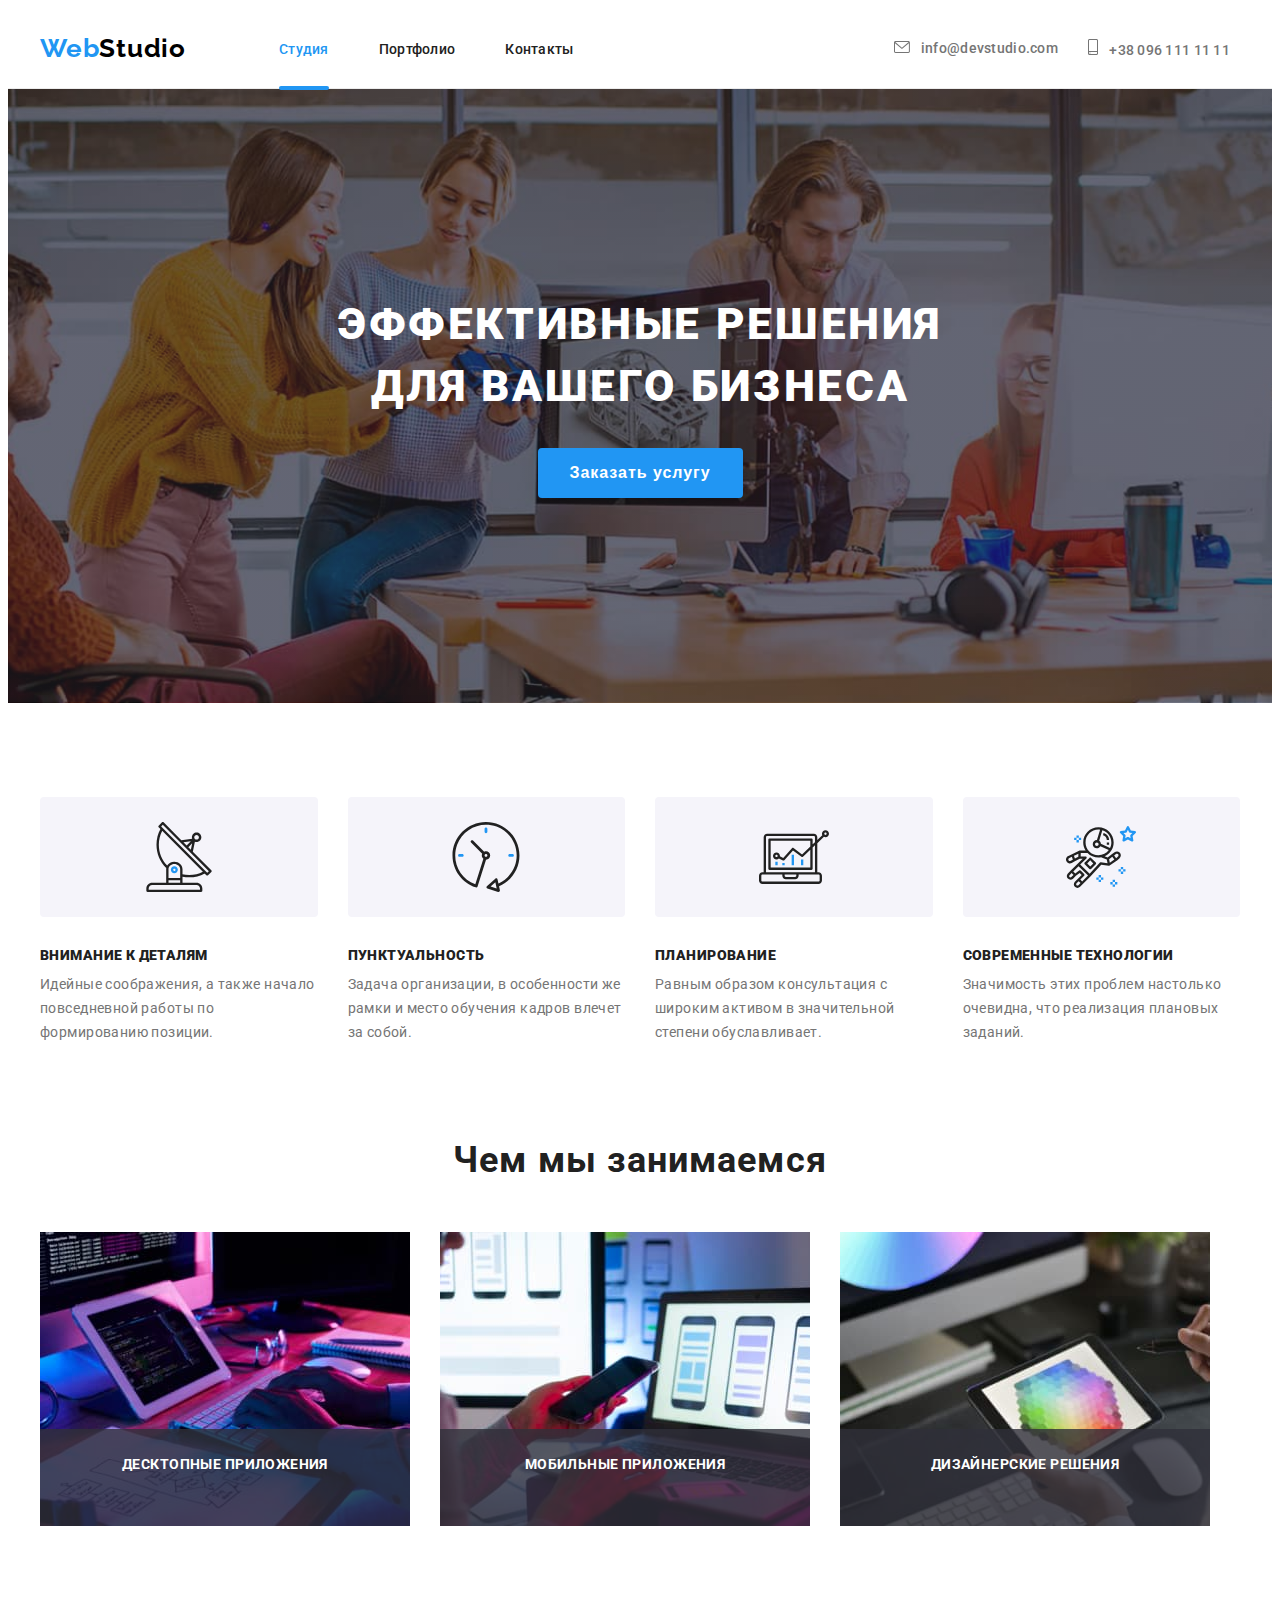
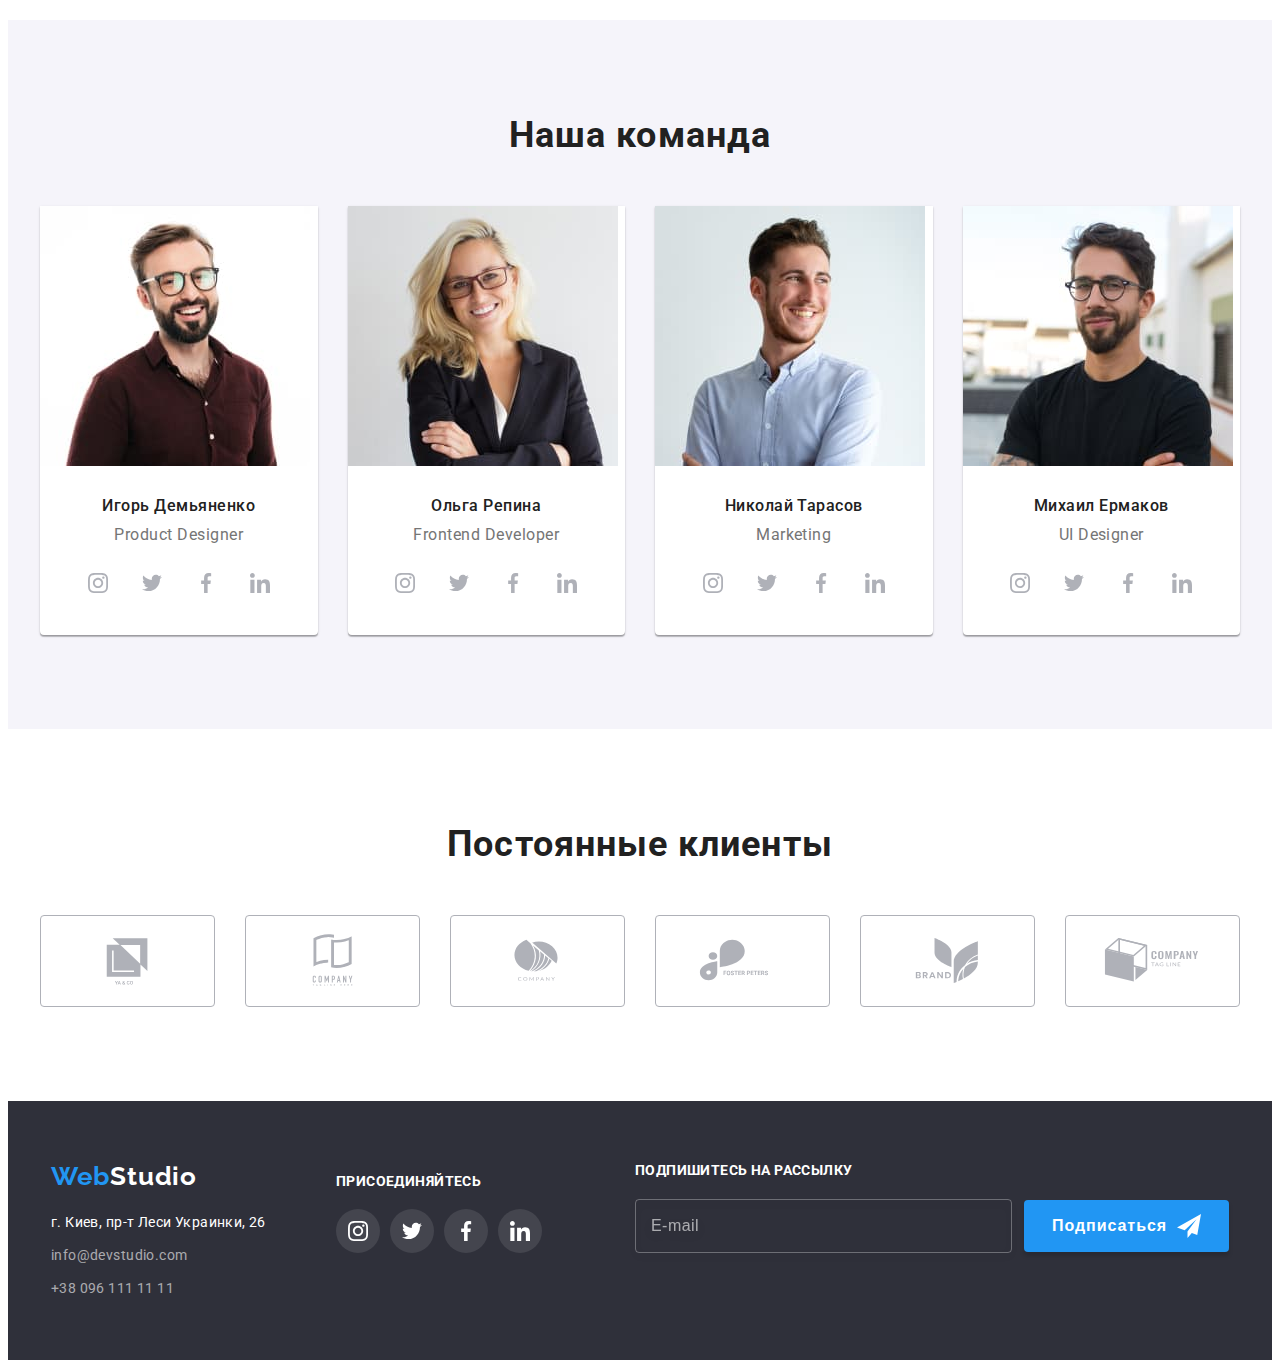
<file: index.html>
<!DOCTYPE html>
<html lang="ru">
  <head>
    <meta charset="UTF-8" />
    <meta http-equiv="X-UA-Compatible" content="IE=edge" />
    <meta name="viewport" content="width=device-width, initial-scale=1.0" />
    <link rel="preconnect" href="https://fonts.googleapis.com" />
    <link rel="preconnect" href="https://fonts.gstatic.com" crossorigin />
    <link
      href="https://fonts.googleapis.com/css2?family=Montserrat:wght@400;700&family=Raleway:wght@700&family=Roboto:wght@400;500;700;900&display=swap"
      rel="stylesheet"
    />
    <link
      rel="stylesheet"
      href="https://cdnjs.cloudflare.com/ajax/libs/modern-normalize/1.1.0/modern-normalize.min.css"
      integrity="sha512-wpPYUAdjBVSE4KJnH1VR1HeZfpl1ub8YT/NKx4PuQ5NmX2tKuGu6U/JRp5y+Y8XG2tV+wKQpNHVUX03MfMFn9Q=="
      crossorigin="anonymous"
      referrerpolicy="no-referrer"
    />

    <link rel="stylesheet" href="./css/main.min.css" />

    <title>web studio</title>
  </head>
  <body>
    <header class="header">
      <div class="container">
        <a href="" lang="en" class="logo logo--margin link"
          ><span class="logo--blue">Web</span><span class="logo--black">Studio</span></a
        >
        <nav class="navigation">
          <ul class="navigation__list list">
            <li class="navigation__item">
              <a href="./index.html" class="navigation__link link selected-page">Студия</a>
            </li>
            <li class="navigation__item">
              <a href="./portfolio.html" class="navigation__link link">Портфолио</a>
            </li>
            <li class="navigation__item">
              <a href="" class="navigation__link link">Контакты</a>
            </li>
          </ul>
        </nav>
        <ul class="contact list">
          <li class="contact__item">
            <a href="mailto:info@devstudio.com" class="contact__link link">
              <svg class="contact__icon mail--size" width="14" height="10">
                <use href="./images/icons.svg#icon-envelope "></use>
              </svg>
              info@devstudio.com</a
            >
          </li>
          <li class="contact__item">
            <a href="tel:+380961111111" class="contact__link link">
              <svg class="contact__icon mobile--size" width="10" height="14">
                <use href="./images/icons.svg#icon-smartphone"></use>
              </svg>
              +38 096 111 11 11</a
            >
          </li>
        </ul>
        <button type="button" class="header__btn" data-menu-open>
          <svg class="menu__icon" width="40" height="40">
            <use href="./images/icons.svg#icon-menu"></use>
          </svg>
        </button>
        <div class="menu is-hidden" data-menu>
          <div class="container">
            <button type="button" class="menu-close" data-menu-close>
              <svg class="menu-close__icon" width="40" height="40">
                <use href="./images/icons.svg#icon-mob-menu-close"></use>
              </svg>
            </button>
            <div class="menu__top">
              <nav class="menu-nav">
                <ul class="menu-nav__list list">
                  <li class="menu-nav__item">
                    <a href="./index.html" class="menu-nav__link menu__selected-page link"
                      >Студия</a
                    >
                  </li>
                  <li class="menu-nav__item">
                    <a href="./portfolio.html" class="menu-nav__link link">Портфолио</a>
                  </li>
                  <li class="menu-nav__item">
                    <a href="" class="menu-nav__link link">Контакты</a>
                  </li>
                </ul>
              </nav>
            </div>
            <div class="menu__bottom">
              <ul class="menu-contact__list list">
                <li class="menu-contact__item">
                  <a href="mailto:info@devstudio.com" class="menu-contact__link link">
                    info@devstudio.com</a
                  >
                </li>
                <li class="menu-contact__item">
                  <a href="tel:+380961111111" class="menu-contact__link link"> +38 096 111 11 11</a>
                </li>
              </ul>
              <ul class="menu-soc__list list">
                <li class="menu-soc__item">
                  <a
                    href="https://www.instagram.com/"
                    class="menu-soc__link link"
                    rel="noopener nofollow noreferrer"
                    target="_blank"
                    >Instagram</a
                  >
                </li>
                <li class="menu-soc__item">
                  <a
                    href="https://twitter.com/"
                    class="menu-soc__link link"
                    rel="noopener nofollow noreferrer"
                    target="_blank"
                    >Twitter</a
                  >
                </li>
                <li class="menu-soc__item">
                  <a
                    href="https://www.facebook.com/"
                    class="menu-soc__link link"
                    rel="noopener nofollow noreferrer"
                    target="_blank"
                    >Facebook</a
                  >
                </li>
                <li class="menu-soc__item">
                  <a
                    href="https://www.linkedin.com/"
                    class="menu-soc__link link"
                    rel="noopener nofollow noreferrer"
                    target="_blank"
                    >LinkedIn</a
                  >
                </li>
              </ul>
            </div>
          </div>
        </div>
      </div>
    </header>
    <main class="main">
      <section class="hero section">
        <div class="container">
          <h1 class="hero-title">Эффективные решения для вашего бизнеса</h1>
          <button type="button" class="hero-btn btn" data-modal-open>Заказать услугу</button>
        </div>
      </section>
      <section class="specific section">
        <div class="container">
          <ul class="specifics-list list">
            <li class="specifics-item">
              <div class="specifics-icon">
                <svg width="70" height="70">
                  <use href="./images/icons.svg#icon-antenna "></use>
                </svg>
              </div>
              <h3 class="specifics-item-title"><b>Внимание к деталям</b></h3>
              <p class="specifics-text">
                Идейные соображения, а также начало повседневной работы по формированию позиции.
              </p>
            </li>
            <li class="specifics-item">
              <div class="specifics-icon">
                <svg width="70" height="70">
                  <use href="./images/icons.svg#icon-clock "></use>
                </svg>
              </div>
              <h3 class="specifics-item-title"><b>Пунктуальность</b></h3>
              <p class="specifics-text">
                Задача организации, в особенности же рамки и место обучения кадров влечет за собой.
              </p>
            </li>
            <li class="specifics-item">
              <div class="specifics-icon">
                <svg width="70" height="70">
                  <use href="./images/icons.svg#icon-diagram"></use>
                </svg>
              </div>
              <h3 class="specifics-item-title"><b>Планирование</b></h3>
              <p class="specifics-text">
                Равным образом консультация с широким активом в значительной степени обуславливает.
              </p>
            </li>
            <li class="specifics-item">
              <div class="specifics-icon">
                <svg width="70" height="70">
                  <use href="./images/icons.svg#icon-astronaut "></use>
                </svg>
              </div>
              <h3 class="specifics-item-title"><b>Современные технологии</b></h3>
              <p class="specifics-text">
                Значимость этих проблем настолько очевидна, что реализация плановых заданий.
              </p>
            </li>
          </ul>
        </div>
      </section>
      <section class="what-we-do section">
        <div class="container">
          <h2 class="what-we-do__title">Чем мы занимаемся</h2>
          <ul class="what-we-do__list list">
            <li class="what-we-do__item">
              <img
                srcset="
                  ./images/what-we-do/what-we-do-1.jpg   1x,
                  ./images/what-we-do/what-we-do-1@2.jpg 2x
                "
                src="./images/what-we-do/what-we-do-1.jpg"
                alt="чем мы занимаемся 1"
                width="370"
              />
              <p class="what-we-do__text">Десктопные приложения</p>
            </li>
            <li class="what-we-do__item">
              <img
                srcset="
                  ./images/what-we-do/what-we-do-2.jpg   1x,
                  ./images/what-we-do/what-we-do-2@2.jpg 2x
                "
                src="./images/what-we-do/what-we-do-2.jpg"
                alt="чем мы занимаемся 2"
                width="370"
              />
              <p class="what-we-do__text">Мобильные приложения</p>
            </li>
            <li class="what-we-do__item">
              <img
                srcset="
                  ./images/what-we-do/what-we-do-3.jpg   1x,
                  ./images/what-we-do/what-we-do-3@2.jpg 2x
                "
                src="./images/what-we-do/what-we-do-3.jpg"
                alt="чем мы занимаемся 3"
                width="370"
              />
              <p class="what-we-do__text">Дизайнерские решения</p>
            </li>
          </ul>
        </div>
      </section>
      <section class="our-team section">
        <div class="container">
          <h2 class="our-team__title">Наша команда</h2>
          <ul class="our-team__list list">
            <li class="our-team__item">
              <picture>
                <source
                  srcset="
                    ./images/our-team/desktop/product-designer-desk.jpg   1x,
                    ./images/our-team/desktop/product-designer-desk@2.jpg 2x
                  "
                  media="(min-width:1200px)"
                />
                <source
                  srcset="
                    ./images/our-team/tablet/product-designer-tab.jpg   1x,
                    ./images/our-team/tablet/product-designer-tab@2.jpg 2x
                  "
                  media="(min-width:768px)"
                />
                <source
                  srcset="
                    ./images/our-team/mob/product-designer-mob.jpg   1x,
                    ./images/our-team/mob/product-designer-mob@2.jpg 2x
                  "
                  media="(max-width:767px)"
                />
                <img
                  src="./images/our-team/desktop/product-designer.jpg"
                  alt="Фото Игорь Демяненко"
                />
              </picture>
              <div class="our-team__wrap">
                <h3 class="our-team__member">Игорь Демьяненко</h3>
                <p lang="en" class="our-team__position">Product Designer</p>
                <ul class="soc our-team__soc list">
                  <li class="soc__item">
                    <a
                      href="https://www.instagram.com/"
                      rel="noopener nofollow noreferrer"
                      target="_blank"
                      class="soc__link soc__link--dark"
                    >
                      <svg class="soc__icon" width="20" height="20">
                        <use href="./images/icons.svg#icon-instagram"></use>
                      </svg>
                    </a>
                  </li>
                  <li class="soc__item">
                    <a
                      href="https://twitter.com/?lang=uk"
                      rel="noopener nofollow noreferrer"
                      target="_blank"
                      class="soc__link soc__link--dark"
                    >
                      <svg class="soc__icon" width="20" height="20">
                        <use href="./images/icons.svg#icon-twitter"></use>
                      </svg>
                    </a>
                  </li>
                  <li class="soc__item">
                    <a
                      href="https://www.facebook.com/"
                      rel="noopener nofollow noreferrer"
                      target="_blank"
                      class="soc__link soc__link--dark"
                    >
                      <svg class="soc__icon" width="20" height="20">
                        <use href="./images/icons.svg#icon-facebook"></use>
                      </svg>
                    </a>
                  </li>
                  <li class="soc__item">
                    <a
                      href="https://www.linkedin.com/"
                      rel="noopener nofollow noreferrer"
                      target="_blank"
                      class="soc__link soc__link--dark"
                    >
                      <svg class="soc__icon" width="20" height="20">
                        <use href="./images/icons.svg#icon-linkedin"></use>
                      </svg>
                    </a>
                  </li>
                </ul>
              </div>
            </li>
            <li class="our-team__item">
              <picture>
                <source
                  srcset="
                    ./images/our-team/desktop/frontend-developer-desk.jpg   1x,
                    ./images/our-team/desktop/frontend-developer-desk@2.jpg 2x
                  "
                  media="(min-width:1200px)"
                />
                <source
                  srcset="
                    ./images/our-team/tablet/frontend-developer-tab.jpg   1x,
                    ./images/our-team/tablet/frontend-developer-tab@2.jpg 2x
                  "
                  media="(min-width:768px)"
                />
                <source
                  srcset="
                    ./images/our-team/mob/frontend-developer-mob.jpg   1x,
                    ./images/our-team/mob/frontend-developer-mob@2.jpg 2x
                  "
                  media="(max-width:767px)"
                />
                <img
                  src="./images/our-team/desktop/frontend-developer.jpg"
                  alt="Фото Ольга Репина"
                />
              </picture>
              <div class="our-team__wrap">
                <h3 class="our-team__member">Ольга Репина</h3>
                <p lang="en" class="our-team__position">Frontend Developer</p>
                <ul class="soc our-team__soc list">
                  <li class="soc__item">
                    <a
                      href="https://www.instagram.com/"
                      rel="noopener nofollow noreferrer"
                      target="_blank"
                      class="soc__link soc__link--dark"
                    >
                      <svg class="soc__icon" width="20" height="20">
                        <use href="./images/icons.svg#icon-instagram"></use>
                      </svg>
                    </a>
                  </li>
                  <li class="soc__item">
                    <a
                      href="https://twitter.com/?lang=uk"
                      rel="noopener nofollow noreferrer"
                      target="_blank"
                      class="soc__link soc__link--dark"
                    >
                      <svg class="soc__icon" width="20" height="20">
                        <use href="./images/icons.svg#icon-twitter"></use>
                      </svg>
                    </a>
                  </li>
                  <li class="soc__item">
                    <a
                      href="https://www.facebook.com/"
                      rel="noopener nofollow noreferrer"
                      target="_blank"
                      class="soc__link soc__link--dark"
                    >
                      <svg class="soc__icon" width="20" height="20">
                        <use href="./images/icons.svg#icon-facebook"></use>
                      </svg>
                    </a>
                  </li>
                  <li class="soc__item">
                    <a
                      href="https://www.linkedin.com/"
                      rel="noopener nofollow noreferrer"
                      target="_blank"
                      class="soc__link soc__link--dark"
                    >
                      <svg class="soc__icon" width="20" height="20">
                        <use href="./images/icons.svg#icon-linkedin"></use>
                      </svg>
                    </a>
                  </li>
                </ul>
              </div>
            </li>
            <li class="our-team__item">
              <picture>
                <source
                  srcset="
                    ./images/our-team/desktop/marketing-desk.jpg   1x,
                    ./images/our-team/desktop/marketing-desk@2.jpg 2x
                  "
                  media="(min-width:1200px)"
                />
                <source
                  srcset="
                    ./images/our-team/tablet/marketing-tab.jpg   1x,
                    ./images/our-team/tablet/marketing-tab@2.jpg 2x
                  "
                  media="(min-width:768px)"
                />
                <source
                  srcset="
                    ./images/our-team/mob/marketing-mob.jpg   1x,
                    ./images/our-team/mob/marketing-mob@2.jpg 2x
                  "
                  media="(max-width:767px)"
                />
                <img src="./images/our-team/desktop/marketing.jpg" alt="Фото Ольга Репина" />
              </picture>
              <div class="our-team__wrap">
                <h3 class="our-team__member">Николай Тарасов</h3>
                <p lang="en" class="our-team__position">Marketing</p>
                <ul class="soc our-team__soc list">
                  <li class="soc__item">
                    <a
                      href="https://www.instagram.com/"
                      rel="noopener nofollow noreferrer"
                      target="_blank"
                      class="soc__link soc__link--dark"
                    >
                      <svg class="soc__icon" width="20" height="20">
                        <use href="./images/icons.svg#icon-instagram"></use>
                      </svg>
                    </a>
                  </li>
                  <li class="soc__item">
                    <a
                      href="https://twitter.com/?lang=uk"
                      rel="noopener nofollow noreferrer"
                      target="_blank"
                      class="soc__link soc__link--dark"
                    >
                      <svg class="soc__icon" width="20" height="20">
                        <use href="./images/icons.svg#icon-twitter"></use>
                      </svg>
                    </a>
                  </li>
                  <li class="soc__item">
                    <a
                      href="https://www.facebook.com/"
                      rel="noopener nofollow noreferrer"
                      target="_blank"
                      class="soc__link soc__link--dark"
                    >
                      <svg class="soc__icon" width="20" height="20">
                        <use href="./images/icons.svg#icon-facebook"></use>
                      </svg>
                    </a>
                  </li>
                  <li class="soc__item">
                    <a
                      href="https://www.linkedin.com/"
                      rel="noopener nofollow noreferrer"
                      target="_blank"
                      class="soc__link soc__link--dark"
                    >
                      <svg class="soc__icon" width="20" height="20">
                        <use href="./images/icons.svg#icon-linkedin"></use>
                      </svg>
                    </a>
                  </li>
                </ul>
              </div>
            </li>
            <li class="our-team__item">
              <picture>
                <source
                  srcset="
                    ./images/our-team/desktop/ui-designer-desk.jpg   1x,
                    ./images/our-team/desktop/ui-designer-desk@2.jpg 2x
                  "
                  media="(min-width:1200px)"
                />
                <source
                  srcset="
                    ./images/our-team/tablet/ui-designer-tab.jpg   1x,
                    ./images/our-team/tablet/ui-designer-tab@2.jpg 2x
                  "
                  media="(min-width:768px)"
                />
                <source
                  srcset="
                    ./images/our-team/mob/ui-designer-mob.jpg   1x,
                    ./images/our-team/mob/ui-designer-mob@2.jpg 2x
                  "
                  media="(max-width:767px)"
                />
                <img src="./images/our-team/desktop/ui-designer.jpg" alt="Фото Михаил Ермаков" />
              </picture>
              <div class="our-team__wrap">
                <h3 class="our-team__member">Михаил Ермаков</h3>
                <p lang="en" class="our-team__position">UI Designer</p>
                <ul class="soc our-team__soc list">
                  <li class="soc__item">
                    <a
                      href="https://www.instagram.com/"
                      rel="noopener nofollow noreferrer"
                      target="_blank"
                      class="soc__link soc__link--dark"
                    >
                      <svg class="soc__icon" width="20" height="20">
                        <use href="./images/icons.svg#icon-instagram"></use>
                      </svg>
                    </a>
                  </li>
                  <li class="soc__item">
                    <a
                      href="https://twitter.com/?lang=uk"
                      rel="noopener nofollow noreferrer"
                      target="_blank"
                      class="soc__link soc__link--dark"
                    >
                      <svg class="soc__icon" width="20" height="20">
                        <use href="./images/icons.svg#icon-twitter"></use>
                      </svg>
                    </a>
                  </li>
                  <li class="soc__item">
                    <a
                      href="https://www.facebook.com/"
                      rel="noopener nofollow noreferrer"
                      target="_blank"
                      class="soc__link soc__link--dark"
                    >
                      <svg class="soc__icon" width="20" height="20">
                        <use href="./images/icons.svg#icon-facebook"></use>
                      </svg>
                    </a>
                  </li>
                  <li class="soc__item">
                    <a
                      href="https://www.linkedin.com/"
                      rel="noopener nofollow noreferrer"
                      target="_blank"
                      class="soc__link soc__link--dark"
                    >
                      <svg class="soc__icon" width="20" height="20">
                        <use href="./images/icons.svg#icon-linkedin"></use>
                      </svg>
                    </a>
                  </li>
                </ul>
              </div>
            </li>
          </ul>
        </div>
      </section>
      <section class="regular-customers section">
        <div class="container">
          <h2 class="regular-customers-title">Постоянные клиенты</h2>
          <ul class="regular-customers-list list">
            <li class="regular-customers-item">
              <a
                href=""
                class="regular-customers-link"
                rel="noopener nofollow noreferrer"
                target="_blank"
              >
                <svg class="regular-customers-icon" height="60" width="106">
                  <use href="./images/icons.svg#icon-client-1"></use>
                </svg>
              </a>
            </li>
            <li class="regular-customers-item">
              <a
                href=""
                class="regular-customers-link"
                rel="noopener nofollow noreferrer"
                target="_blank"
              >
                <svg class="regular-customers-icon" height="60" width="106">
                  <use href="./images/icons.svg#icon-client-2"></use>
                </svg>
              </a>
            </li>
            <li class="regular-customers-item">
              <a
                href=""
                class="regular-customers-link"
                rel="noopener nofollow noreferrer"
                target="_blank"
              >
                <svg class="regular-customers-icon" height="60" width="106">
                  <use href="./images/icons.svg#icon-client-3"></use>
                </svg>
              </a>
            </li>
            <li class="regular-customers-item">
              <a
                href=""
                class="regular-customers-link"
                rel="noopener nofollow noreferrer"
                target="_blank"
              >
                <svg class="regular-customers-icon" height="60" width="106">
                  <use href="./images/icons.svg#icon-client-4"></use>
                </svg>
              </a>
            </li>
            <li class="regular-customers-item">
              <a
                href=""
                class="regular-customers-link"
                rel="noopener nofollow noreferrer"
                target="_blank"
              >
                <svg class="regular-customers-icon" height="60" width="106">
                  <use href="./images/icons.svg#icon-client-5"></use>
                </svg>
              </a>
            </li>
            <li class="regular-customers-item">
              <a
                href=""
                class="regular-customers-link"
                rel="noopener nofollow noreferrer"
                target="_blank"
              >
                <svg class="regular-customers-icon" height="60" width="106">
                  <use href="./images/icons.svg#icon-client-6"></use>
                </svg>
              </a>
            </li>
          </ul>
        </div>
      </section>
    </main>
    <footer class="footer">
      <div class="container">
        <div class="footer__text">
          <a href="" lang="en" class="logo link"
            ><span class="logo--blue">Web</span><span class="logo--white">Studio</span></a
          >

          <address class="footer__adress">г. Киев, пр-т Леси Украинки, 26</address>
          <ul class="contact list">
            <li class="contact__item">
              <a href="mailto:info@devstudio.com" class="contact__link link">info@devstudio.com</a>
            </li>
            <li class="contact__item">
              <a href="tel:+380961111111" class="contact__link link">+38 096 111 11 11</a>
            </li>
          </ul>
        </div>
        <div class="soc__wrap">
          <h3 class="soc__title">присоединяйтесь</h3>

          <ul class="soc footer__soc list">
            <li class="soc__item">
              <a
                href="https://www.instagram.com/"
                rel="noopener nofollow noreferrer"
                target="_blank"
                class="soc__link soc__link--light"
              >
                <svg class="soc__icon" width="20" height="20">
                  <use href="./images/icons.svg#icon-instagram"></use>
                </svg>
              </a>
            </li>
            <li class="soc__item">
              <a
                href="https://twitter.com/?lang=uk"
                rel="noopener nofollow noreferrer"
                target="_blank"
                class="soc__link soc__link--light"
              >
                <svg class="soc__icon" width="20" height="20">
                  <use href="./images/icons.svg#icon-twitter"></use>
                </svg>
              </a>
            </li>
            <li class="soc__item">
              <a
                href="https://www.facebook.com/"
                rel="noopener nofollow noreferrer"
                target="_blank"
                class="soc__link soc__link--light"
              >
                <svg class="soc__icon" width="20" height="20">
                  <use href="./images/icons.svg#icon-facebook"></use>
                </svg>
              </a>
            </li>
            <li class="soc__item">
              <a
                href="https://www.linkedin.com/"
                rel="noopener nofollow noreferrer"
                target="_blank"
                class="soc__link soc__link--light"
              >
                <svg class="soc__icon" width="20" height="20">
                  <use href="./images/icons.svg#icon-linkedin"></use>
                </svg>
              </a>
            </li>
          </ul>
        </div>
        <div class="mailing">
          <p class="mailing__title">Подпишитесь на рассылку</p>
          <form class="mailing__form">
            <input
              name="mailing-input"
              type="email"
              placeholder="E-mail"
              required
              pattern="[a-z0-9._%+-]+@[a-z0-9.-]+\.[a-z]{2,4}$"
              title="example@mail.com"
              class="mailing__input"
            />
            <button type="submit" class="mailing__subscribe">
              <span>Подписаться</span>

              <svg width="24" height="24">
                <use href="./images/icons.svg#icon-send"></use>
              </svg>
            </button>
          </form>
        </div>
      </div>
    </footer>
    <div class="backdrop is-hidden" data-modal>
      <div class="modal">
        <button type="button" class="close" data-modal-close>
          <svg class="close__icon" width="18" height="18">
            <use href="./images/icons.svg#icon-close"></use>
          </svg>
        </button>
        <p class="modal__title">Оставьте свои данные, мы вам перезвоним</p>

        <form>
          <div class="modal__field">
            <label for="username" class="modal__label">Имя</label>
            <div class="input__wrap">
              <input type="text" name="user-name" id="username" required class="modal__input" />
              <svg class="modal__icon" width="18" height="18">
                <use href="./images/icons.svg#icon-person"></use>
              </svg>
            </div>
          </div>
          <div class="modal__field">
            <label for="usertel" class="modal__label">Телефон</label>
            <div class="input__wrap">
              <input
                type="tel"
                name="user-tel"
                id="usertel"
                required
                class="modal__input"
                data-phone-pattern
              />
              <svg class="modal__icon" width="18" height="18">
                <use href="./images/icons.svg#icon-phone"></use>
              </svg>
            </div>
          </div>
          <div class="modal__field">
            <label for="usermail" class="modal__label">Почта</label>
            <div class="input__wrap">
              <input
                type="email"
                name="user-mail"
                id="usermail"
                required
                class="modal__input"
                pattern="[a-z0-9._%+-]+@[a-z0-9.-]+\.[a-z]{2,4}$"
                title="example@mail.com"
              />
              <svg class="modal__icon" width="18" height="18">
                <use href="./images/icons.svg#icon-email"></use>
              </svg>
            </div>
          </div>
          <div class="modal__field">
            <label for="usermail" class="modal__label">Комментарий</label>
            <textarea
              name="user-comment"
              id="usercomment"
              placeholder="Введите текст"
              class="modal__comment"
            ></textarea>
          </div>
          <div class="modal__field">
            <input
              type="checkbox"
              id="input-check"
              name="policy"
              value="policy"
              required
              class="checkbox visually-hidden"
            />
            <label for="input-check" class="checkbox__wrap"
              ><span
                ><svg class="checkbox__icon" width="11" height="8">
                  <use href="./images/icons.svg#icon-check"></use>
                </svg>
              </span>
              <p class="checkbok__text">
                Соглашаюсь с рассылкой и принимаю
                <a href="" class="checkbox__link">Условия договора</a>
              </p>
            </label>
          </div>
          <button type="submit" class="modal__sumbit">Отправить</button>
        </form>
      </div>
    </div>
    <script src="./js/modal.js"></script>
    <script src="./js/menu.js"></script>
    <script src="./js/tel-mask.js"></script>
  </body>
</html>
</file>
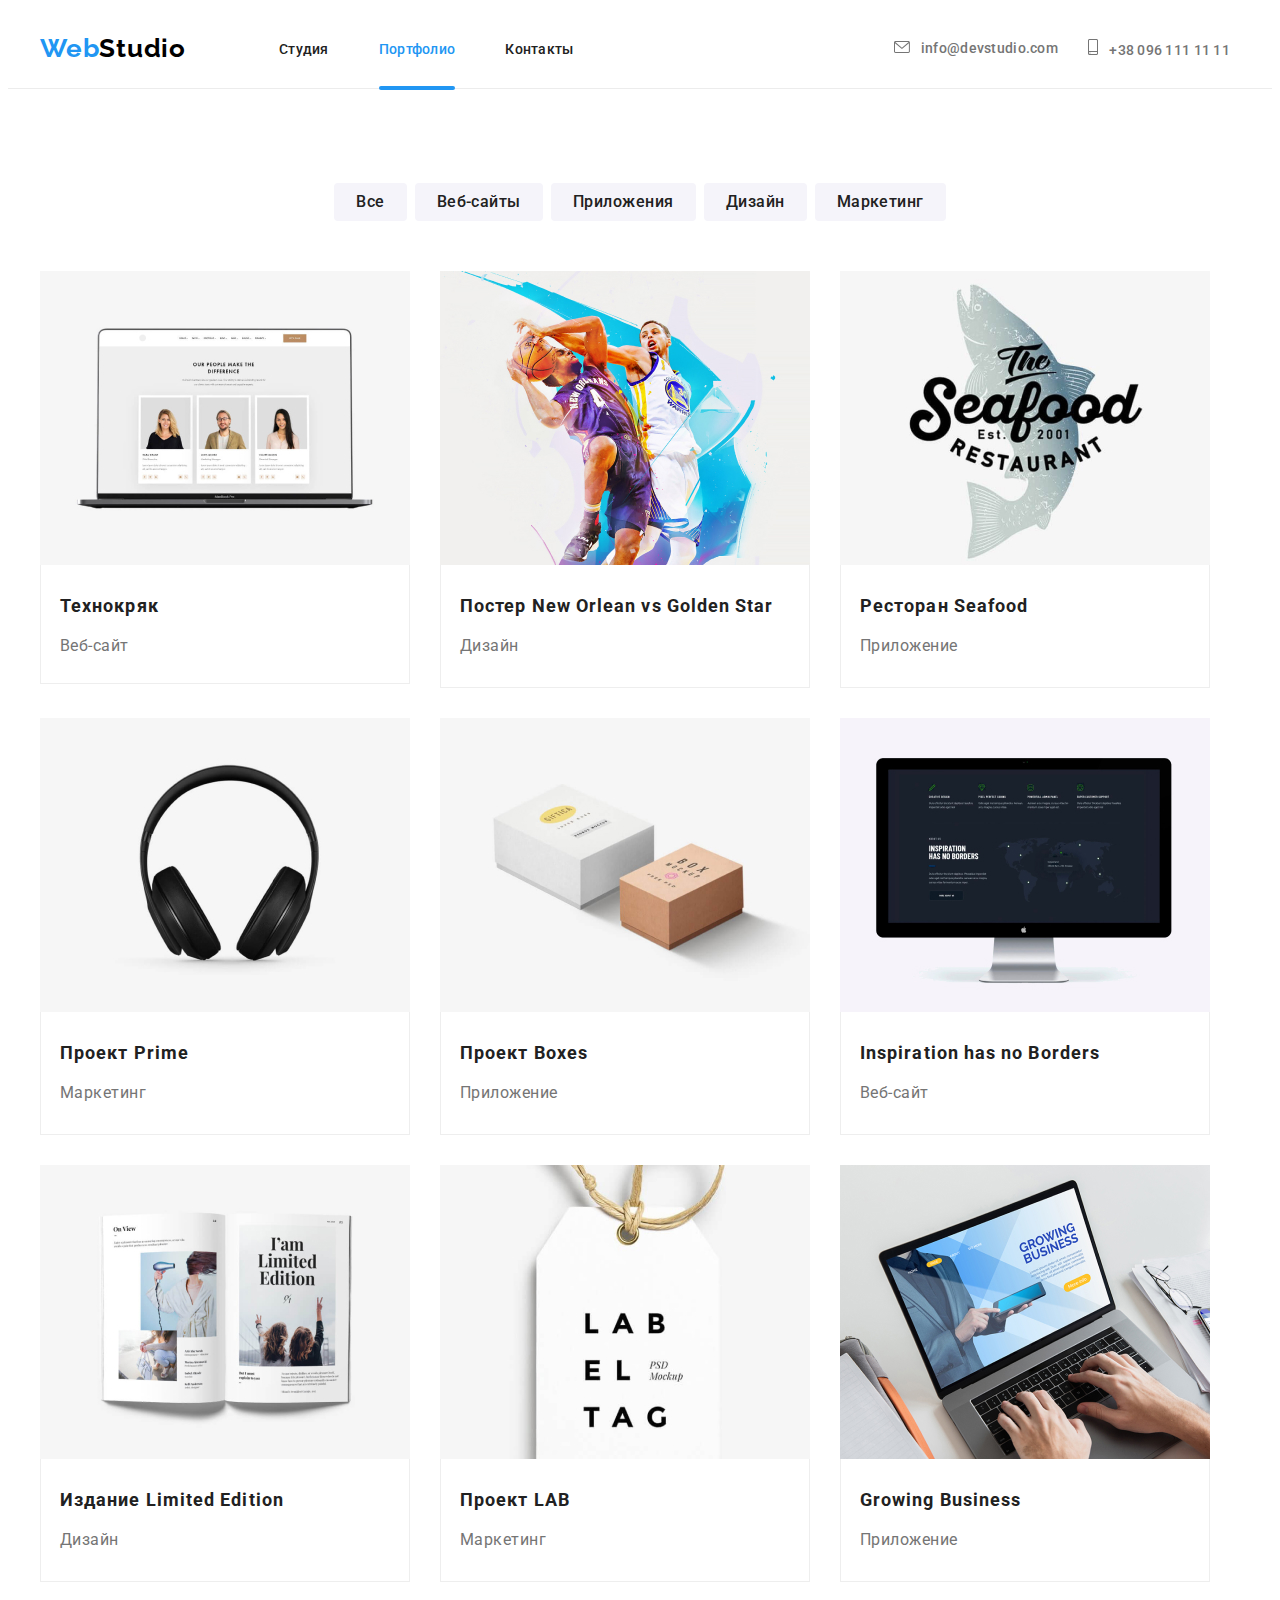
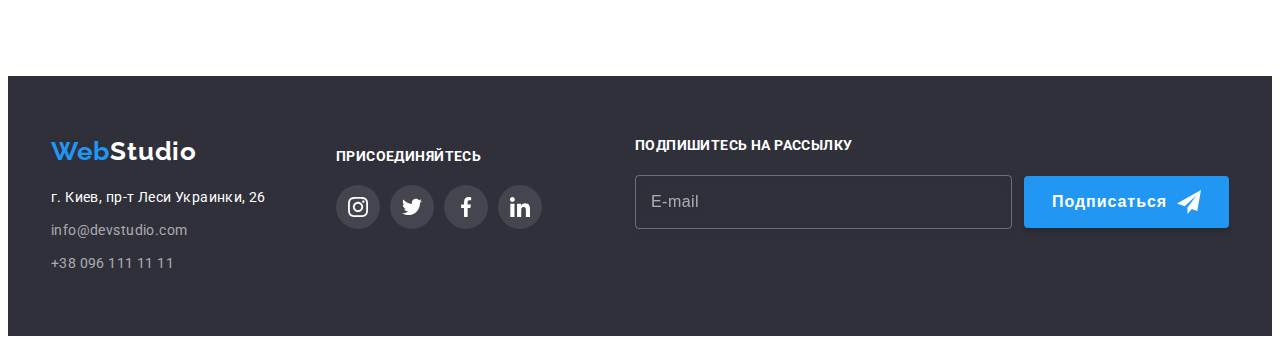
<file: portfolio.html>
<!DOCTYPE html>
<html lang="ru">
  <head>
    <meta charset="UTF-8" />
    <meta http-equiv="X-UA-Compatible" content="IE=edge" />
    <meta name="viewport" content="width=device-width, initial-scale=1.0" />
    <link rel="preconnect" href="https://fonts.googleapis.com" />
    <link rel="preconnect" href="https://fonts.gstatic.com" crossorigin />
    <link
      href="https://fonts.googleapis.com/css2?family=Montserrat:wght@400;700&family=Raleway:wght@700&family=Roboto:wght@400;500;700;900&display=swap"
      rel="stylesheet"
    />
    <link
      rel="stylesheet"
      href="https://cdnjs.cloudflare.com/ajax/libs/modern-normalize/1.1.0/modern-normalize.min.css"
      integrity="sha512-wpPYUAdjBVSE4KJnH1VR1HeZfpl1ub8YT/NKx4PuQ5NmX2tKuGu6U/JRp5y+Y8XG2tV+wKQpNHVUX03MfMFn9Q=="
      crossorigin="anonymous"
      referrerpolicy="no-referrer"
    />
    <link rel="stylesheet" href="./css/main.min.css" />
    <title>Portfolio</title>
  </head>
  <body>
    <header class="header">
      <div class="container">
        <a href="" lang="en" class="logo logo--margin link"
          ><span class="logo--blue">Web</span><span class="logo--black">Studio</span></a
        >
        <nav class="navigation">
          <ul class="navigation__list list">
            <li class="navigation__item">
              <a href="./index.html" class="navigation__link link">Студия</a>
            </li>
            <li class="navigation__item">
              <a href="./portfolio.html" class="navigation__link selected-page link">Портфолио</a>
            </li>
            <li class="navigation__item">
              <a href="" class="navigation__link link">Контакты</a>
            </li>
          </ul>
        </nav>
        <ul class="contact list">
          <li class="contact__item">
            <a href="mailto:info@devstudio.com" class="contact__link link">
              <svg class="contact__icon mail--size" width="14" height="10">
                <use href="./images/icons.svg#icon-envelope "></use>
              </svg>
              info@devstudio.com</a
            >
          </li>
          <li class="contact__item">
            <a href="tel:+380961111111" class="contact__link link">
              <svg class="contact__icon mobile--size" width="10" height="14">
                <use href="./images/icons.svg#icon-smartphone"></use>
              </svg>
              +38 096 111 11 11</a
            >
          </li>
        </ul>
        <button type="button" class="header__btn" data-menu-open>
          <svg class="menu__icon" width="40" height="40">
            <use href="./images/icons.svg#icon-menu"></use>
          </svg>
        </button>
        <div class="menu is-hidden" data-menu>
          <div class="container">
            <button type="button" class="menu-close" data-menu-close>
              <svg class="menu-close__icon" width="40" height="40">
                <use href="./images/icons.svg#icon-mob-menu-close"></use>
              </svg>
            </button>
            <div class="menu__top">
              <nav class="menu-nav">
                <ul class="menu-nav__list list">
                  <li class="menu-nav__item">
                    <a href="./index.html" class="menu-nav__link link">Студия</a>
                  </li>
                  <li class="menu-nav__item">
                    <a href="./portfolio.html" class="menu-nav__link menu__selected-page link"
                      >Портфолио</a
                    >
                  </li>
                  <li class="menu-nav__item">
                    <a href="" class="menu-nav__link link">Контакты</a>
                  </li>
                </ul>
              </nav>
            </div>
            <div class="menu__bottom">
              <ul class="menu-contact__list list">
                <li class="menu-contact__item">
                  <a href="mailto:info@devstudio.com" class="menu-contact__link link">
                    info@devstudio.com</a
                  >
                </li>
                <li class="menu-contact__item">
                  <a href="tel:+380961111111" class="menu-contact__link link"> +38 096 111 11 11</a>
                </li>
              </ul>
              <ul class="menu-soc__list list">
                <li class="menu-soc__item">
                  <a
                    href="https://www.instagram.com/"
                    class="menu-soc__link link"
                    rel="noopener nofollow noreferrer"
                    target="_blank"
                    >Instagram</a
                  >
                </li>
                <li class="menu-soc__item">
                  <a
                    href="https://twitter.com/"
                    class="menu-soc__link link"
                    rel="noopener nofollow noreferrer"
                    target="_blank"
                    >Twitter</a
                  >
                </li>
                <li class="menu-soc__item">
                  <a
                    href="https://www.facebook.com/"
                    class="menu-soc__link link"
                    rel="noopener nofollow noreferrer"
                    target="_blank"
                    >Facebook</a
                  >
                </li>
                <li class="menu-soc__item">
                  <a
                    href="https://www.linkedin.com/"
                    class="menu-soc__link link"
                    rel="noopener nofollow noreferrer"
                    target="_blank"
                    >LinkedIn</a
                  >
                </li>
              </ul>
            </div>
          </div>
        </div>
      </div>
    </header>
    <main>
      <section class="portfolio section">
        <div class="container">
          <ul class="portfolio-filter list">
            <li class="portfolio-filter-item">
              <button type="button" class="portfolio-btn btn">Все</button>
            </li>
            <li class="portfolio-filter-item">
              <button type="button" class="portfolio-btn btn">Веб-сайты</button>
            </li>
            <li class="portfolio-filter-item">
              <button type="button" class="portfolio-btn btn">Приложения</button>
            </li>
            <li class="portfolio-filter-item">
              <button type="button" class="portfolio-btn btn">Дизайн</button>
            </li>
            <li class="portfolio-filter-item">
              <button type="button" class="portfolio-btn btn">Маркетинг</button>
            </li>
          </ul>
          <ul class="portfolio-list list">
            <li class="portfolio-item">
              <div class="portfolio-item-wrap">
                <picture>
                  <source
                    srcset="
                      ./images/portfolio/portfolio-desktop/portfolio-desktop-1x.jpg 1x,
                      ./images/portfolio/portfolio-desktop/portfolio-desktop-2x.jpg 2x
                    "
                    media="(min-width:1200px)"
                  />
                  <source
                    srcset="
                      ./images/portfolio/portfolio-tablet/portfolio-tablet-1x.jpg 1x,
                      ./images/portfolio/portfolio-tablet/portfolio-tablet-2x.jpg 2x
                    "
                    media="(min-width:768px)"
                  />
                  <source
                    srcset="
                      ./images/portfolio/portfolio-mob/portfolio-mob-1x.jpg 1x,
                      ./images/portfolio/portfolio-mob/portfolio-mob-2x.jpg 2x
                    "
                    media="(max-width:767px)"
                  />
                  <img
                    src="./images/portfolio/portfolio-desktop/portfolio-desktop-1x.jpg"
                    alt="Изображение проекта"
                  />
                </picture>
                <p class="portfolio-item-text">
                  Ресурс предлагает комплексные предложения с разным уровнем функционала и сервисов.
                  Все это позволит посетителю получить исчерпывающие сведения о компании или частном
                  лице.
                </p>
              </div>
              <div class="portfolio-item-content tabl-padding">
                <h3 class="portfolio-item-title">Технокряк</h3>
                <p class="portfolio-item-subtitle">Веб-сайт</p>
              </div>
            </li>
            <li class="portfolio-item">
              <div class="portfolio-item-wrap">
                <picture>
                  <source
                    srcset="
                      ./images/portfolio/portfolio-desktop/portfolio-desktop-1x-1.jpg 1x,
                      ./images/portfolio/portfolio-desktop/portfolio-desktop-2x-1.jpg 2x
                    "
                    media="(min-width:1200px)"
                  />
                  <source
                    srcset="
                      ./images/portfolio/portfolio-tablet/portfolio-tablet-1x-1.jpg 1x,
                      ./images/portfolio/portfolio-tablet/portfolio-tablet-2x-1.jpg 2x
                    "
                    media="(min-width:768px)"
                  />
                  <source
                    srcset="
                      ./images/portfolio/portfolio-mob/portfolio-mob-1x-1.jpg 1x,
                      ./images/portfolio/portfolio-mob/portfolio-mob-2x-1.jpg 2x
                    "
                    media="(max-width:767px)"
                  />
                  <img
                    src="./images/portfolio/portfolio-desktop/portfolio-desktop-1x-1.jpg"
                    alt="Изображение проекта"
                  />
                </picture>
                <p class="portfolio-item-text">
                  Ресурс предлагает комплексные предложения с разным уровнем функционала и сервисов.
                  Все это позволит посетителю получить исчерпывающие сведения о компании или частном
                  лице.
                </p>
              </div>
              <div class="portfolio-item-content">
                <h3 class="portfolio-item-title">
                  Постер <span lang="en">New Orlean vs Golden Star</span>
                </h3>
                <p class="portfolio-item-subtitle">Дизайн</p>
              </div>
            </li>
            <li class="portfolio-item">
              <div class="portfolio-item-wrap">
                <picture>
                  <source
                    srcset="
                      ./images/portfolio/portfolio-desktop/portfolio-desktop-1x-2.jpg 1x,
                      ./images/portfolio/portfolio-desktop/portfolio-desktop-2x-2.jpg 2x
                    "
                    media="(min-width:1200px)"
                  />
                  <source
                    srcset="
                      ./images/portfolio/portfolio-tablet/portfolio-tablet-1x-2.jpg 1x,
                      ./images/portfolio/portfolio-tablet/portfolio-tablet-2x-2.jpg 2x
                    "
                    media="(min-width:768px)"
                  />
                  <source
                    srcset="
                      ./images/portfolio/portfolio-mob/portfolio-mob-1x-2.jpg 1x,
                      ./images/portfolio/portfolio-mob/portfolio-mob-2x-2.jpg 2x
                    "
                    media="(max-width:767px)"
                  />
                  <img
                    src="./images/portfolio/portfolio-desktop/portfolio-desktop-1x-2.jpg"
                    alt="Изображение проекта"
                  />
                </picture>
                <p class="portfolio-item-text">
                  Ресурс предлагает комплексные предложения с разным уровнем функционала и сервисов.
                  Все это позволит посетителю получить исчерпывающие сведения о компании или частном
                  лице.
                </p>
              </div>
              <div class="portfolio-item-content">
                <h3 class="portfolio-item-title">Ресторан <span lang="en">Seafood</span></h3>
                <p class="portfolio-item-subtitle">Приложение</p>
              </div>
            </li>
            <li class="portfolio-item">
              <div class="portfolio-item-wrap">
                <picture>
                  <source
                    srcset="
                      ./images/portfolio/portfolio-desktop/portfolio-desktop-1x-3.jpg 1x,
                      ./images/portfolio/portfolio-desktop/portfolio-desktop-2x-3.jpg 2x
                    "
                    media="(min-width:1200px)"
                  />
                  <source
                    srcset="
                      ./images/portfolio/portfolio-tablet/portfolio-tablet-1x-3.jpg 1x,
                      ./images/portfolio/portfolio-tablet/portfolio-tablet-2x-3.jpg 2x
                    "
                    media="(min-width:768px)"
                  />
                  <source
                    srcset="
                      ./images/portfolio/portfolio-mob/portfolio-mob-1x-3.jpg 1x,
                      ./images/portfolio/portfolio-mob/portfolio-mob-2x-3.jpg 2x
                    "
                    media="(max-width:767px)"
                  />
                  <img
                    src="./images/portfolio/portfolio-desktop/portfolio-desktop-1x-3.jpg"
                    alt="Изображение проекта"
                  />
                </picture>
                <p class="portfolio-item-text">
                  Ресурс предлагает комплексные предложения с разным уровнем функционала и сервисов.
                  Все это позволит посетителю получить исчерпывающие сведения о компании или частном
                  лице.
                </p>
              </div>
              <div class="portfolio-item-content">
                <h3 class="portfolio-item-title">Проект<span lang="en"> Prime</span></h3>
                <p class="portfolio-item-subtitle">Маркетинг</p>
              </div>
            </li>
            <li class="portfolio-item">
              <div class="portfolio-item-wrap">
                <picture>
                  <source
                    srcset="
                      ./images/portfolio/portfolio-desktop/portfolio-desktop-1x-4.jpg 1x,
                      ./images/portfolio/portfolio-desktop/portfolio-desktop-2x-4.jpg 2x
                    "
                    media="(min-width:1200px)"
                  />
                  <source
                    srcset="
                      ./images/portfolio/portfolio-tablet/portfolio-tablet-1x-4.jpg 1x,
                      ./images/portfolio/portfolio-tablet/portfolio-tablet-2x-4.jpg 2x
                    "
                    media="(min-width:768px)"
                  />
                  <source
                    srcset="
                      ./images/portfolio/portfolio-mob/portfolio-mob-1x-4.jpg 1x,
                      ./images/portfolio/portfolio-mob/portfolio-mob-2x-4.jpg 2x
                    "
                    media="(max-width:767px)"
                  />
                  <img
                    src="./images/portfolio/portfolio-desktop/portfolio-desktop-1x-4.jpg"
                    alt="Изображение проекта"
                  />
                </picture>
                <p class="portfolio-item-text">
                  Ресурс предлагает комплексные предложения с разным уровнем функционала и сервисов.
                  Все это позволит посетителю получить исчерпывающие сведения о компании или частном
                  лице.
                </p>
              </div>
              <div class="portfolio-item-content">
                <h3 class="portfolio-item-title">Проект<span lang="en"> Boxes</span></h3>
                <p class="portfolio-item-subtitle">Приложение</p>
              </div>
            </li>
            <li class="portfolio-item">
              <div class="portfolio-item-wrap">
                <picture>
                  <source
                    srcset="
                      ./images/portfolio/portfolio-desktop/portfolio-desktop-1x-5.jpg 1x,
                      ./images/portfolio/portfolio-desktop/portfolio-desktop-2x-5.jpg 2x
                    "
                    media="(min-width:1200px)"
                  />
                  <source
                    srcset="
                      ./images/portfolio/portfolio-tablet/portfolio-tablet-1x-5.jpg 1x,
                      ./images/portfolio/portfolio-tablet/portfolio-tablet-2x-5.jpg 2x
                    "
                    media="(min-width:768px)"
                  />
                  <source
                    srcset="
                      ./images/portfolio/portfolio-mob/portfolio-mob-1x-5.jpg 1x,
                      ./images/portfolio/portfolio-mob/portfolio-mob-2x-5.jpg 2x
                    "
                    media="(max-width:767px)"
                  />
                  <img
                    src="./images/portfolio/portfolio-desktop/portfolio-desktop-1x-5.jpg"
                    alt="Изображение проекта"
                  />
                </picture>
                <p class="portfolio-item-text">
                  Ресурс предлагает комплексные предложения с разным уровнем функционала и сервисов.
                  Все это позволит посетителю получить исчерпывающие сведения о компании или частном
                  лице.
                </p>
              </div>
              <div class="portfolio-item-content">
                <h3 lang="en" class="portfolio-item-title">Inspiration has no Borders</h3>
                <p class="portfolio-item-subtitle">Веб-сайт</p>
              </div>
            </li>
            <li class="portfolio-item">
              <div class="portfolio-item-wrap">
                <picture>
                  <source
                    srcset="
                      ./images/portfolio/portfolio-desktop/portfolio-desktop-1x-6.jpg 1x,
                      ./images/portfolio/portfolio-desktop/portfolio-desktop-2x-6.jpg 2x
                    "
                    media="(min-width:1200px)"
                  />
                  <source
                    srcset="
                      ./images/portfolio/portfolio-tablet/portfolio-tablet-1x-6.jpg 1x,
                      ./images/portfolio/portfolio-tablet/portfolio-tablet-2x-6.jpg 2x
                    "
                    media="(min-width:768px)"
                  />
                  <source
                    srcset="
                      ./images/portfolio/portfolio-mob/portfolio-mob-1x-6.jpg 1x,
                      ./images/portfolio/portfolio-mob/portfolio-mob-2x-6.jpg 2x
                    "
                    media="(max-width:767px)"
                  />
                  <img
                    src="./images/portfolio/portfolio-desktop/portfolio-desktop-1x-6.jpg"
                    alt="Изображение проекта"
                  />
                </picture>

                <p class="portfolio-item-text">
                  Ресурс предлагает комплексные предложения с разным уровнем функционала и сервисов.
                  Все это позволит посетителю получить исчерпывающие сведения о компании или частном
                  лице.
                </p>
              </div>
              <div class="portfolio-item-content">
                <h3 class="portfolio-item-title">Издание <span lang="en">Limited Edition</span></h3>
                <p class="portfolio-item-subtitle">Дизайн</p>
              </div>
            </li>
            <li class="portfolio-item">
              <div class="portfolio-item-wrap">
                <picture>
                  <source
                    srcset="
                      ./images/portfolio/portfolio-desktop/portfolio-desktop-1x-7.jpg 1x,
                      ./images/portfolio/portfolio-desktop/portfolio-desktop-2x-7.jpg 2x
                    "
                    media="(min-width:1200px)"
                  />
                  <source
                    srcset="
                      ./images/portfolio/portfolio-tablet/portfolio-tablet-1x-7.jpg 1x,
                      ./images/portfolio/portfolio-tablet/portfolio-tablet-2x-7.jpg 2x
                    "
                    media="(min-width:768px)"
                  />
                  <source
                    srcset="
                      ./images/portfolio/portfolio-mob/portfolio-mob-1x-7.jpg 1x,
                      ./images/portfolio/portfolio-mob/portfolio-mob-2x-7.jpg 2x
                    "
                    media="(max-width:767px)"
                  />
                  <img
                    src="./images/portfolio/portfolio-desktop/portfolio-desktop-1x-7.jpg"
                    alt="Изображение проекта"
                  />
                </picture>
                <p class="portfolio-item-text">
                  Ресурс предлагает комплексные предложения с разным уровнем функционала и сервисов.
                  Все это позволит посетителю получить исчерпывающие сведения о компании или частном
                  лице.
                </p>
              </div>
              <div class="portfolio-item-content">
                <h3 class="portfolio-item-title">Проект<span lang="en"> LAB</span></h3>
                <p class="portfolio-item-subtitle">Маркетинг</p>
              </div>
            </li>
            <li class="portfolio-item">
              <div class="portfolio-item-wrap">
                <picture>
                  <source
                    srcset="
                      ./images/portfolio/portfolio-desktop/portfolio-desktop-1x-8.jpg 1x,
                      ./images/portfolio/portfolio-desktop/portfolio-desktop-2x-8.jpg 2x
                    "
                    media="(min-width:1200px)"
                  />
                  <source
                    srcset="
                      ./images/portfolio/portfolio-tablet/portfolio-tablet-1x-8.jpg 1x,
                      ./images/portfolio/portfolio-tablet/portfolio-tablet-2x-8.jpg 2x
                    "
                    media="(min-width:768px)"
                  />
                  <source
                    srcset="
                      ./images/portfolio/portfolio-mob/portfolio-mob-1x-8.jpg 1x,
                      ./images/portfolio/portfolio-mob/portfolio-mob-2x-8.jpg 2x
                    "
                    media="(max-width:767px)"
                  />
                  <img
                    src="./images/portfolio/portfolio-desktop/portfolio-desktop-1x-8.jpg"
                    alt="Изображение проекта"
                  />
                </picture>
                <p class="portfolio-item-text">
                  Ресурс предлагает комплексные предложения с разным уровнем функционала и сервисов.
                  Все это позволит посетителю получить исчерпывающие сведения о компании или частном
                  лице.
                </p>
              </div>
              <div class="portfolio-item-content">
                <h3 lang="en" class="portfolio-item-title">Growing Business</h3>
                <p class="portfolio-item-subtitle">Приложение</p>
              </div>
            </li>
          </ul>
        </div>
      </section>
    </main>
    <footer class="footer">
      <div class="container">
        <div class="footer__text">
          <a href="" lang="en" class="logo link"
            ><span class="logo--blue">Web</span><span class="logo--white">Studio</span></a
          >

          <address class="footer__adress">г. Киев, пр-т Леси Украинки, 26</address>
          <ul class="contact list">
            <li class="contact__item">
              <a href="mailto:info@devstudio.com" class="contact__link link">info@devstudio.com</a>
            </li>
            <li class="contact__item">
              <a href="tel:+380961111111" class="contact__link link">+38 096 111 11 11</a>
            </li>
          </ul>
        </div>
        <div class="soc__wrap">
          <h3 class="soc__title">присоединяйтесь</h3>

          <ul class="soc footer__soc list">
            <li class="soc__item">
              <a
                href="https://www.instagram.com/"
                rel="noopener nofollow noreferrer"
                target="_blank"
                class="soc__link soc__link--light"
              >
                <svg class="soc__icon" width="20" height="20">
                  <use href="./images/icons.svg#icon-instagram"></use>
                </svg>
              </a>
            </li>
            <li class="soc__item">
              <a
                href="https://twitter.com/?lang=uk"
                rel="noopener nofollow noreferrer"
                target="_blank"
                class="soc__link soc__link--light"
              >
                <svg class="soc__icon" width="20" height="20">
                  <use href="./images/icons.svg#icon-twitter"></use>
                </svg>
              </a>
            </li>
            <li class="soc__item">
              <a
                href="https://www.facebook.com/"
                rel="noopener nofollow noreferrer"
                target="_blank"
                class="soc__link soc__link--light"
              >
                <svg class="soc__icon" width="20" height="20">
                  <use href="./images/icons.svg#icon-facebook"></use>
                </svg>
              </a>
            </li>
            <li class="soc__item">
              <a
                href="https://www.linkedin.com/"
                rel="noopener nofollow noreferrer"
                target="_blank"
                class="soc__link soc__link--light"
              >
                <svg class="soc__icon" width="20" height="20">
                  <use href="./images/icons.svg#icon-linkedin"></use>
                </svg>
              </a>
            </li>
          </ul>
        </div>
        <div class="mailing">
          <p class="mailing__title">Подпишитесь на рассылку</p>
          <form class="mailing__form">
            <input
              name="mailing-input"
              type="email"
              placeholder="E-mail"
              required
              pattern="[a-z0-9._%+-]+@[a-z0-9.-]+\.[a-z]{2,4}$"
              title="example@mail.com"
              class="mailing__input"
            />
            <button type="submit" class="mailing__subscribe">
              <span>Подписаться</span>

              <svg width="24" height="24">
                <use href="./images/icons.svg#icon-send"></use>
              </svg>
            </button>
          </form>
        </div>
      </div>
    </footer>
    <script src="./js/menu.js"></script>
  </body>
</html>
</file>
<file: css/main.min.css>
p,h1,h2,h3,h4,h5,h6{margin:0}ul{padding-left:0;margin:0}img{display:block;max-width:100%;height:auto}body{font-family:"Roboto",sans-serif;color:#212121}.list{list-style:none}.link{text-decoration:none}:root{--selected-page-color: #2196f3;--main-color: #757575;--active-link-color: #2196f3;--logo-font: "Raleway", sans-serif;--tipical-margin-1: 50px;--tipical-margin-2: 30px;--tipical-padding: 0;--transition-duration: 250ms;--transition-timing-function: cubic-bezier(0.4, 0, 0.2, 1)}.section{padding-top:60px;padding-bottom:60px}@media screen and (min-width: 1200px){.section{padding-top:94px;padding-bottom:94px}}.container{margin:0 auto;padding-left:15px;padding-right:15px}@media screen and (min-width: 480px){.container{max-width:480px}}@media screen and (min-width: 768px){.container{max-width:768px}}@media screen and (min-width: 1200px){.container{max-width:1200px}}.visually-hidden{position:absolute;white-space:nowrap;width:1px;height:1px;overflow:hidden;border:0;padding:0;clip:rect(0 0 0 0);clip-path:inset(50%);margin:-1px}.logo{font-family:var(--logo-font);font-weight:700;font-size:24px;line-height:1.17;letter-spacing:.03em}@media screen and (min-width: 1200px){.logo{font-size:26px}}.logo--blue{color:#2196f3}.logo--white{color:#fff}.logo--black{color:#000}.header{border-bottom:1px solid #ececec;padding-top:20px;padding-bottom:20px}@media screen and (min-width: 1200px){.header{padding-top:25px;padding-bottom:25px}}.header .container{display:flex;align-items:center}.logo--margin{margin-right:auto}@media screen and (min-width: 768px){.logo--margin{margin-right:88px}}@media screen and (min-width: 1200px){.logo--margin{margin-right:93px}}.header__btn{padding:0;border:none;background-color:rgba(0,0,0,0);display:flex}.header__btn:hover,.header__btn:focus{fill:var(--active-link-color)}@media screen and (min-width: 768px){.header__btn{display:none}}.navigation__list{display:none}@media screen and (min-width: 768px){.navigation__list{display:flex}}.navigation__link{font-weight:500;font-size:14px;line-height:1.2;letter-spacing:.02em;color:inherit;transition-duration:var(--transition-duration);transition-timing-function:var(--transition-timing-function)}.navigation__link:hover,.navigation__link:focus{color:var(--active-link-color)}.selected-page{color:var(--selected-page-color);position:relative}.selected-page::after{content:"";background-color:var(--selected-page-color);height:4px;width:100%;border-radius:2px;display:block;position:absolute;margin-top:28px}.navigation__item:not(:last-child){margin-right:var(--tipical-margin-1)}.header .contact{display:none;margin-left:auto}@media screen and (min-width: 768px){.header .contact{display:block}.header .contact__item:not(:last-child){margin-bottom:10px}}@media screen and (min-width: 1200px){.header .contact{display:flex}.header .contact__item{display:flex;align-items:center}.header .contact__item:not(:last-child){margin-right:var(--tipical-margin-2);margin-bottom:0}}.header .contact__link{font-weight:500;font-size:12px;line-height:1.16;letter-spacing:.02em;color:var(--main-color);display:block;transition-duration:var(--transition-duration);transition-timing-function:var(--transition-timing-function)}@media screen and (min-width: 1200px){.header .contact__link{font-size:14px}}.header .contact__icon{margin-right:8px;fill:currentColor}@media screen and (min-width: 1200px){.header .contact{margin-right:10px}}@media screen and (min-width: 1200px){.mail--size{width:16px;height:12px}.mobile--size{height:16px}}.footer__text .contact__item:not(:last-child){margin-bottom:8px}@media screen and (min-width: 1200px){.footer__text .contact__item:not(:last-child){margin-bottom:9px}}.footer__text .contact__link{font-weight:400;font-size:14px;line-height:1.7;letter-spacing:.03em;color:rgba(255,255,255,.6);display:block;transition-duration:var(--transition-duration);transition-timing-function:var(--transition-timing-function)}.contact__link:hover,.contact__link:focus{color:var(--active-link-color)}.menu{position:fixed;top:0;left:0;background-color:#fff;width:100vw;height:100vh;padding:48px 40px;transition:opacity 250ms,visibility 250ms;z-index:2}.menu .container{display:flex;padding:0;flex-direction:column;height:100%;align-items:start;justify-content:space-between;overflow-y:auto}.menu-close{padding:0;background-color:rgba(0,0,0,0);border:none;position:absolute;top:10px;right:15px}.menu-close:hover .menu-close__icon,.menu-close:focus .menu-close__icon{fill:var(--active-link-color)}.menu-nav__item:not(:last-child){margin-bottom:32px}.menu-nav__link{font-size:calc(24px + 32*(100vw - 280px)/480);font-weight:500;line-height:1.17;letter-spacing:.02em;color:inherit;transition-duration:var(--transition-duration);transition-timing-function:var(--transition-timing-function)}@media screen and (min-width: 480px){.menu-nav__link{font-size:40px}}.menu-nav__link:hover,.menu-nav__link:focus{color:var(--active-link-color)}.menu__selected-page{color:var(--selected-page-color)}.menu-contact__item{display:block;margin-bottom:64px}.menu-contact__item:not(:last-child){margin-bottom:32px}.menu-contact__item:first-child .menu-contact__link{font-size:calc(17px + 34*(100vw - 280px)/480);line-height:1.17}@media screen and (min-width: 480px){.menu-contact__item:first-child .menu-contact__link{font-size:34px}}.menu-contact__item:last-child .menu-contact__link{font-size:calc(12px + 24*(100vw - 280px)/480);line-height:1.16}@media screen and (min-width: 480px){.menu-contact__item:last-child .menu-contact__link{font-size:24px}}.menu-contact__link{font-weight:500;letter-spacing:.02em;color:var(--main-color);transition-duration:var(--transition-duration);transition-timing-function:var(--transition-timing-function)}.menu-contact__link:hover,.menu-contact__link:focus{color:var(--active-link-color)}.menu-soc__list{display:flex}.menu-soc__item:not(:first-child){margin-left:10px}.menu-soc__item:not(:first-child)::before{content:"";width:22px;height:0px;border-right:1px solid rgba(33,33,33,.2);transform:rotate(90deg);margin-right:9px}.menu-soc__link{font-weight:500;font-size:calc(8px + 20*(100vw - 280px)/480);line-height:1.2;letter-spacing:.02em;color:#2196f3}@media screen and (min-width: 480px){.menu-soc__link{font-size:18px}}.hero{background-color:#2f303a;background-image:linear-gradient(rgba(47, 48, 58, 0.4), rgba(47, 48, 58, 0.4)),url(../images/background/mob/hero-bg-mob.jpg);background-size:cover;background-repeat:no-repeat;background-position:50% 50%;padding:118px 0;max-width:100%;margin:0 auto}@media(min-device-pixel-ratio: 2){.hero{background-image:linear-gradient(rgba(47, 48, 58, 0.4), rgba(47, 48, 58, 0.4)),url(../images/background/mob/hero-bg-mob@2.jpg)}}@media screen and (min-width: 768px){.hero{background-image:linear-gradient(rgba(47, 48, 58, 0.4), rgba(47, 48, 58, 0.4)),url(../images/background/tablet/hero-bg-tab.jpg)}}@media screen and (min-width: 768px)and (min-device-pixel-ratio: 2){.hero{background-image:linear-gradient(rgba(47, 48, 58, 0.4), rgba(47, 48, 58, 0.4)),url(../images/background/tablet/hero-bg-tab@2.jpg)}}@media screen and (min-width: 1200px){.hero{padding:205px 0;background-image:linear-gradient(rgba(47, 48, 58, 0.4), rgba(47, 48, 58, 0.4)),url(../images/background/desktop/hero-bg-desk.jpg)}}@media screen and (min-width: 1200px)and (min-device-pixel-ratio: 2){.hero{background-image:linear-gradient(rgba(47, 48, 58, 0.4), rgba(47, 48, 58, 0.4)),url(../images/background/desktop/hero-bg-desk@2.jpg)}}.hero-title{text-align:center;margin:0 auto;font-weight:900;font-size:26px;line-height:1.6;max-width:360px;letter-spacing:.06em;text-transform:uppercase;color:#fff;margin-bottom:var(--tipical-margin-2)}@media screen and (min-width: 1200px){.hero-title{max-width:696px;font-size:44px;line-height:1.4}}.hero-btn{font-weight:700;font-size:16px;line-height:1.88;letter-spacing:.06em;color:#fff;background:#2196f3;cursor:pointer;display:block;margin:0 auto;padding:10px 32px;border:0;box-shadow:0px 4px 4px rgba(0,0,0,.15);border-radius:4px}.specifics-icon{background-color:#f5f4fa;border-radius:4px;width:100%;height:120px;display:flex;align-items:center;justify-content:center;margin-bottom:56px}@media screen and (min-width: 768px){.specifics-icon{margin-bottom:var(--tipical-margin-2)}}.specifics-item-title{font-size:14px;line-height:1.2;letter-spacing:.03em;text-transform:uppercase;margin-bottom:10px;text-align:center}@media screen and (min-width: 768px){.specifics-item-title{text-align:left}}.specifics-text{font-size:14px;line-height:1.7;letter-spacing:.03em;color:var(--main-color)}.specifics-list{margin-bottom:-30px}@media screen and (min-width: 768px){.specifics-list{display:flex;flex-wrap:wrap;margin-left:-30px}}.specifics-item{margin-bottom:var(--tipical-margin-2)}@media screen and (min-width: 768px){.specifics-item{width:calc(50% - var(--tipical-margin-2));margin-left:var(--tipical-margin-2)}}@media screen and (min-width: 1200px){.specifics-item{width:calc(25% - var(--tipical-margin-2));margin-left:var(--tipical-margin-2)}}.what-we-do{padding-top:0;display:none}@media screen and (min-width: 1200px){.what-we-do{display:block}}.what-we-do__title{font-size:36px;line-height:1.2;text-align:center;letter-spacing:.03em;margin-bottom:var(--tipical-margin-1)}.what-we-do__list{display:flex}.what-we-do__item{position:relative}.what-we-do__item:not(:last-child){margin-right:var(--tipical-margin-2)}.what-we-do__text{font-weight:700;font-size:14px;line-height:16px;text-align:center;letter-spacing:.03em;text-transform:uppercase;color:#fff;background-color:rgba(47,48,58,.8);position:absolute;bottom:0;width:100%;height:70px;padding-top:27px}.our-team{background:#f5f4fa}.our-team__title{font-size:28px;line-height:1.17;text-align:center;letter-spacing:.03em;margin-bottom:var(--tipical-margin-2)}@media screen and (min-width: 1200px){.our-team__title{font-size:36px;margin-bottom:var(--tipical-margin-1)}}.our-team__list{display:flex;flex-wrap:wrap;margin-bottom:-30px}@media screen and (min-width: 768px){.our-team__list{margin-left:-30px}}.our-team__item{background:#fff;box-shadow:0px 1px 3px rgba(0,0,0,.12),0px 1px 1px rgba(0,0,0,.14),0px 2px 1px rgba(0,0,0,.2);border-radius:0px 0px 4px 4px;margin-bottom:var(--tipical-margin-2)}@media screen and (min-width: 768px){.our-team__item{width:calc(50% - var(--tipical-margin-2));margin-left:var(--tipical-margin-2)}}@media screen and (min-width: 1200px){.our-team__item{width:calc(25% - var(--tipical-margin-2))}}.our-team__wrap{margin-top:var(--tipical-margin-2);margin-bottom:24px}@media screen and (min-width: 1200px){.our-team__wrap{margin-bottom:var(--tipical-margin-2)}}.our-team__member{font-weight:500;font-size:16px;line-height:1.2;text-align:center;letter-spacing:.03em;margin-bottom:10px}.our-team__position{font-size:16px;line-height:1.2;text-align:center;letter-spacing:.03em;color:var(--main-color);margin-bottom:16px}.soc{display:flex}.soc__title{font-weight:700;font-size:14px;line-height:1.2;letter-spacing:.03em;text-transform:uppercase;color:#fff;margin-bottom:20px}.soc__wrap{margin-top:12px}.soc__link{height:44px;width:44px;border-radius:50%;display:flex;justify-content:center;align-items:center;transition-duration:var(--transition-duration);transition-timing-function:var(--transition-timing-function)}.soc__link:hover,.soc__link:focus{background-color:var(--active-link-color);color:#fff}.soc__item+.soc__item{margin-left:10px}.soc__icon{fill:currentColor}.our-team__soc{justify-content:center}.soc__link--dark{color:#afb1b8}.soc__link--light{color:#fff;background-color:rgba(255,255,255,.1)}.footer__soc{justify-content:center;margin-bottom:60px}@media screen and (min-width: 1200px){.footer__soc{margin-right:93px;margin-bottom:0}}.regular-customers-title{font-size:28px;line-height:1.17;text-align:center;letter-spacing:.03em;margin-bottom:var(--tipical-margin-2)}@media screen and (min-width: 1200px){.regular-customers-title{font-size:36px;margin-bottom:var(--tipical-margin-1)}}.regular-customers-list{display:flex;justify-content:center;flex-wrap:wrap;margin-bottom:-30px;margin-left:-30px}.regular-customers-item{margin-left:var(--tipical-margin-2);margin-bottom:var(--tipical-margin-2);width:calc(50% - var(--tipical-margin-2))}@media screen and (min-width: 768px){.regular-customers-item{width:calc(33.3333333333% - var(--tipical-margin-2))}}@media screen and (min-width: 1200px){.regular-customers-item{width:calc(16.6666666667% - var(--tipical-margin-2))}}.regular-customers-icon{fill:currentColor}.regular-customers-link{display:flex;justify-content:center;align-items:center;height:92px;width:100%;color:#afb1b8;border:1px solid #afb1b8;box-sizing:border-box;border-radius:4px;transition-duration:var(--transition-duration);transition-timing-function:var(--transition-timing-function)}.regular-customers-link:hover,.regular-customers-link:focus{color:var(--active-link-color);border-color:var(--active-link-color)}.footer{background:#2f303a;padding:60px 0}.footer .container{text-align:center}@media screen and (min-width: 768px){.footer .container{display:flex;flex-wrap:wrap;justify-content:center}}@media screen and (min-width: 1200px){.footer .container{text-align:left}}.footer__text{margin-bottom:60px}@media screen and (min-width: 768px){.footer__text{margin-right:165px}}@media screen and (min-width: 1200px){.footer__text{margin-right:70px;margin-bottom:0}}.footer__adress{font-style:normal;font-weight:400;font-size:14px;line-height:1.7;letter-spacing:.03em;color:#fff;margin-top:20px;margin-bottom:8px}@media screen and (min-width: 1200px){.footer__adress{margin-bottom:9px}}.mailing__title{font-weight:700;font-size:14px;line-height:1.33;letter-spacing:.03em;text-transform:uppercase;color:#fff;margin-bottom:20px}@media screen and (min-width: 1200px){.mailing__form{display:flex;align-items:center}}.mailing__input{width:100%;height:50px;border:1px solid rgba(255,255,255,.3);filter:drop-shadow(0px 4px 4px rgba(0, 0, 0, 0.15));border-radius:4px;background-color:rgba(0,0,0,0);margin-bottom:20px;padding-left:15px;font-weight:400;font-size:16px;line-height:1.25;letter-spacing:.03em;color:rgba(255,255,255,.6)}@media screen and (min-width: 768px){.mailing__input{width:450px}}@media screen and (min-width: 1200px){.mailing__input{width:358px;margin-right:12px;margin-bottom:0}}.mailing__input::placeholder{color:rgba(255,255,255,.6)}.mailing__subscribe{padding:10px 28px;background:#2196f3;box-shadow:0px 4px 4px rgba(0,0,0,.15);border:none;border-radius:4px;display:flex;align-items:center;cursor:pointer;margin:0 auto}@media screen and (min-width: 1200px){.mailing__subscribe{margin:0}}.mailing__subscribe span{font-weight:700;font-size:16px;line-height:2;margin-right:10px;letter-spacing:.06em;color:#fff}.mailing__subscribe svg{fill:#fff}.backdrop{width:100%;height:100%;position:fixed;top:0;background-color:rgba(0,0,0,.2);display:flex;justify-content:center;align-items:center;transition:opacity 250ms,visibility 250ms;padding:5px}.modal{background-color:#fff;box-shadow:0px 1px 3px rgba(0,0,0,.12),0px 1px 1px rgba(0,0,0,.14),0px 2px 1px rgba(0,0,0,.2);border-radius:4px;position:relative;padding:40px}@media screen and (min-width: 480px){.modal{max-width:450px;min-height:609px}}@media screen and (min-width: 1200px){.modal{min-height:581px;max-width:528px}}.modal__title{font-weight:700;font-size:20px;line-height:1.15;letter-spacing:.03em;text-align:center;color:#212121;margin-bottom:12px}.close{border-radius:50%;width:30px;height:30px;background-color:rgba(0,0,0,0);border:1px solid rgba(0,0,0,.1);position:absolute;top:8px;right:8px;display:flex;justify-content:center;align-items:center}.close:hover .close__icon,.close:focus .close__icon{fill:var(--active-link-color)}.is-hidden{opacity:0;pointer-events:none;visibility:hidden}.modal__field{margin-bottom:10px}.modal__field:last-of-type{margin-top:20px;margin-bottom:30px}.modal__label{display:block;margin-bottom:4px;font-size:12px;line-height:1.15;letter-spacing:.01em;color:#757575}.input__wrap{position:relative}.modal__icon{position:absolute;left:12px;top:50%;transform:translateY(-50%)}.modal__input{width:100%;height:40px;border:1px solid rgba(33,33,33,.2);border-radius:4px;padding-left:42px;outline:none;transition-duration:var(--transition-duration);transition-timing-function:var(--transition-timing-function)}.modal__input:focus{border-color:var(--active-link-color)}.modal__input:focus+.modal__icon{fill:var(--active-link-color)}.modal__comment{font-size:12px;line-height:1.15;letter-spacing:.01em;border:1px solid rgba(33,33,33,.2);border-radius:4px;width:100%;height:120px;padding:12px 16px;resize:none;outline:none}.modal__comment:focus{border-color:var(--active-link-color)}.modal__comment::placeholder{font-size:12px;line-height:1.15;letter-spacing:.01em;color:rgba(117,117,117,.5)}.checkbox__icon{fill:rgba(0,0,0,0)}.checkbox__text{flex-wrap:wrap}.checkbox__wrap{font-weight:400;font-size:12px;line-height:1.16;text-align:center;letter-spacing:.03em;color:#757575;position:relative;display:flex;align-items:center;justify-content:center}@media screen and (min-width: 1200px){.checkbox__wrap{font-size:14px;line-height:1.7}}.checkbox__wrap span{flex-shrink:0;width:16px;height:15px;border:2px solid #212121;border-radius:2px;margin-right:8px;display:flex;align-items:center;justify-content:center}.checkbox:checked+.checkbox__wrap span{background-color:var(--active-link-color);border:none}.checkbox:checked+.checkbox__wrap .checkbox__icon{fill:#fff}.checkbox__link{color:#2196f3}.modal__sumbit{padding:10px 55px;background-color:#2196f3;border:none;box-shadow:0px 4px 4px rgba(0,0,0,.15);border-radius:4px;font-weight:700;font-size:16px;line-height:2;color:#fff;display:block;margin:0 auto;cursor:pointer}.portfolio-filter{display:flex;gap:15px 8px;flex-wrap:wrap;margin-bottom:40px}@media screen and (min-width: 768px){.portfolio-filter{justify-content:center}}@media screen and (min-width: 768px){.portfolio-filter{margin-bottom:var(--tipical-margin-2)}}@media screen and (min-width: 1200px){.portfolio-filter{margin-bottom:var(--tipical-margin-1)}}.portfolio-btn{background:#f5f4fa;font-weight:500;font-size:16px;line-height:1.6;letter-spacing:.03em;color:inherit;font-family:inherit;border:0;cursor:pointer;border-radius:4px;padding:6px 22px;transition-duration:var(--transition-duration);transition-timing-function:var(--transition-timing-function)}.portfolio-btn:hover,.portfolio-btn:focus{background-color:#2196f3;color:#fff;box-shadow:0px 3px 1px rgba(0,0,0,.1),0px 1px 2px rgba(0,0,0,.08),0px 2px 2px rgba(0,0,0,.12)}.portfolio-list{display:flex;flex-wrap:wrap;gap:30px}.portfolio-item-wrap{position:relative;overflow:hidden}.portfolio-item{transition-duration:var(--transition-duration);transition-timing-function:var(--transition-timing-function);width:100%}.portfolio-item img{width:100%}@media screen and (min-width: 768px){.portfolio-item{width:calc(50% - var(--tipical-margin-2))}}@media screen and (min-width: 1200px){.portfolio-item{width:calc(33.3333333333% - var(--tipical-margin-2))}}.portfolio-item:hover,.portfolio-item:focus{box-shadow:0px 1px 1px rgba(0,0,0,.12),0px 4px 4px rgba(0,0,0,.06),1px 4px 6px rgba(0,0,0,.16)}.portfolio-item:hover .portfolio-item-text,.portfolio-item:focus .portfolio-item-text{transform:translateY(0)}.portfolio-item-title{font-size:18px;line-height:2;letter-spacing:.06em;margin-bottom:4px}.portfolio-item-subtitle{font-size:16px;line-height:2.25;letter-spacing:.03em;color:var(--main-color)}.portfolio-item-content{padding:23px 19px;border-bottom:1px solid #eee;border-left:1px solid #eee;border-right:1px solid #eee}@media screen and (min-width: 768px){.tabl-padding{padding-bottom:55px}}@media screen and (min-width: 1200px){.tabl-padding{padding-bottom:19px}}.portfolio-item-text{background:rgba(33,150,243,.9);font-size:18px;line-height:1.5;color:#fff;letter-spacing:.03em;position:absolute;top:0;height:100%;padding:63px 24px;transform:translateY(101%);transition-duration:var(--transition-duration);transition-timing-function:var(--transition-timing-function)}/*# sourceMappingURL=main.min.css.map */
</file>
